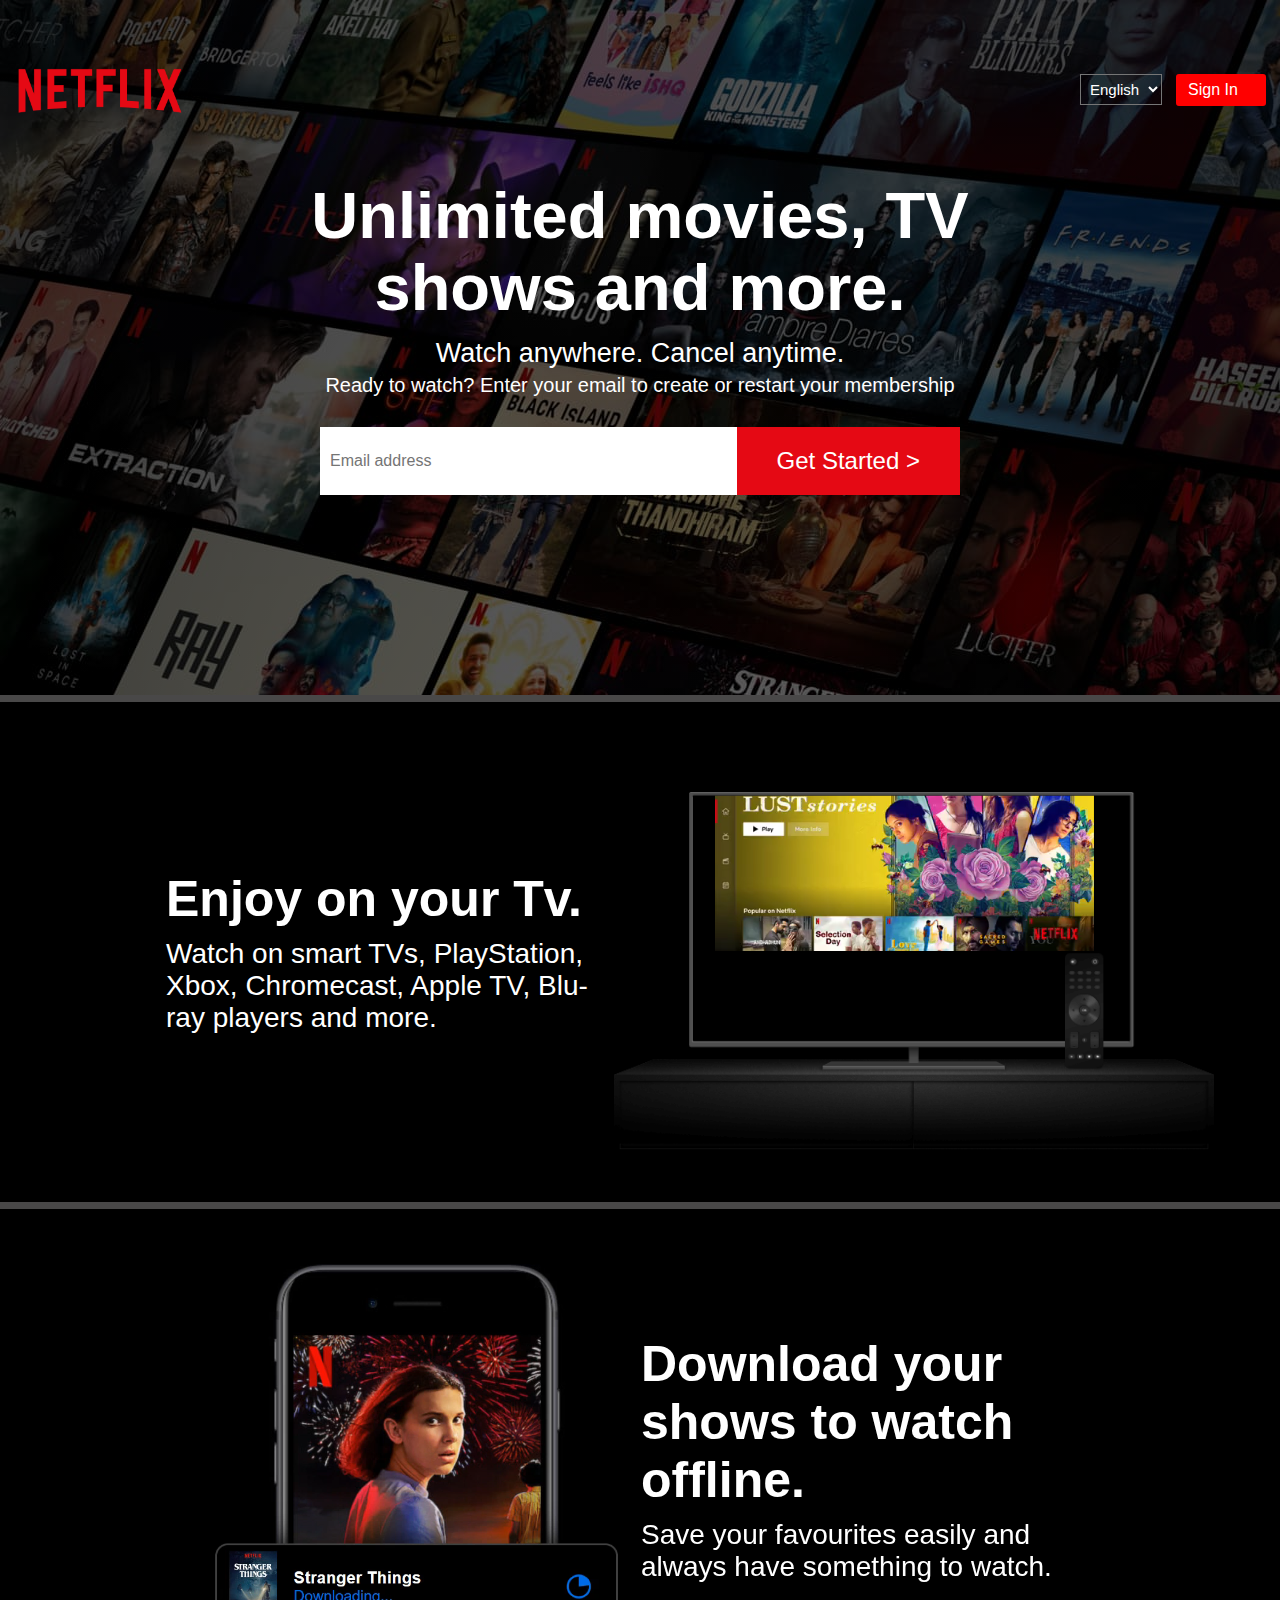
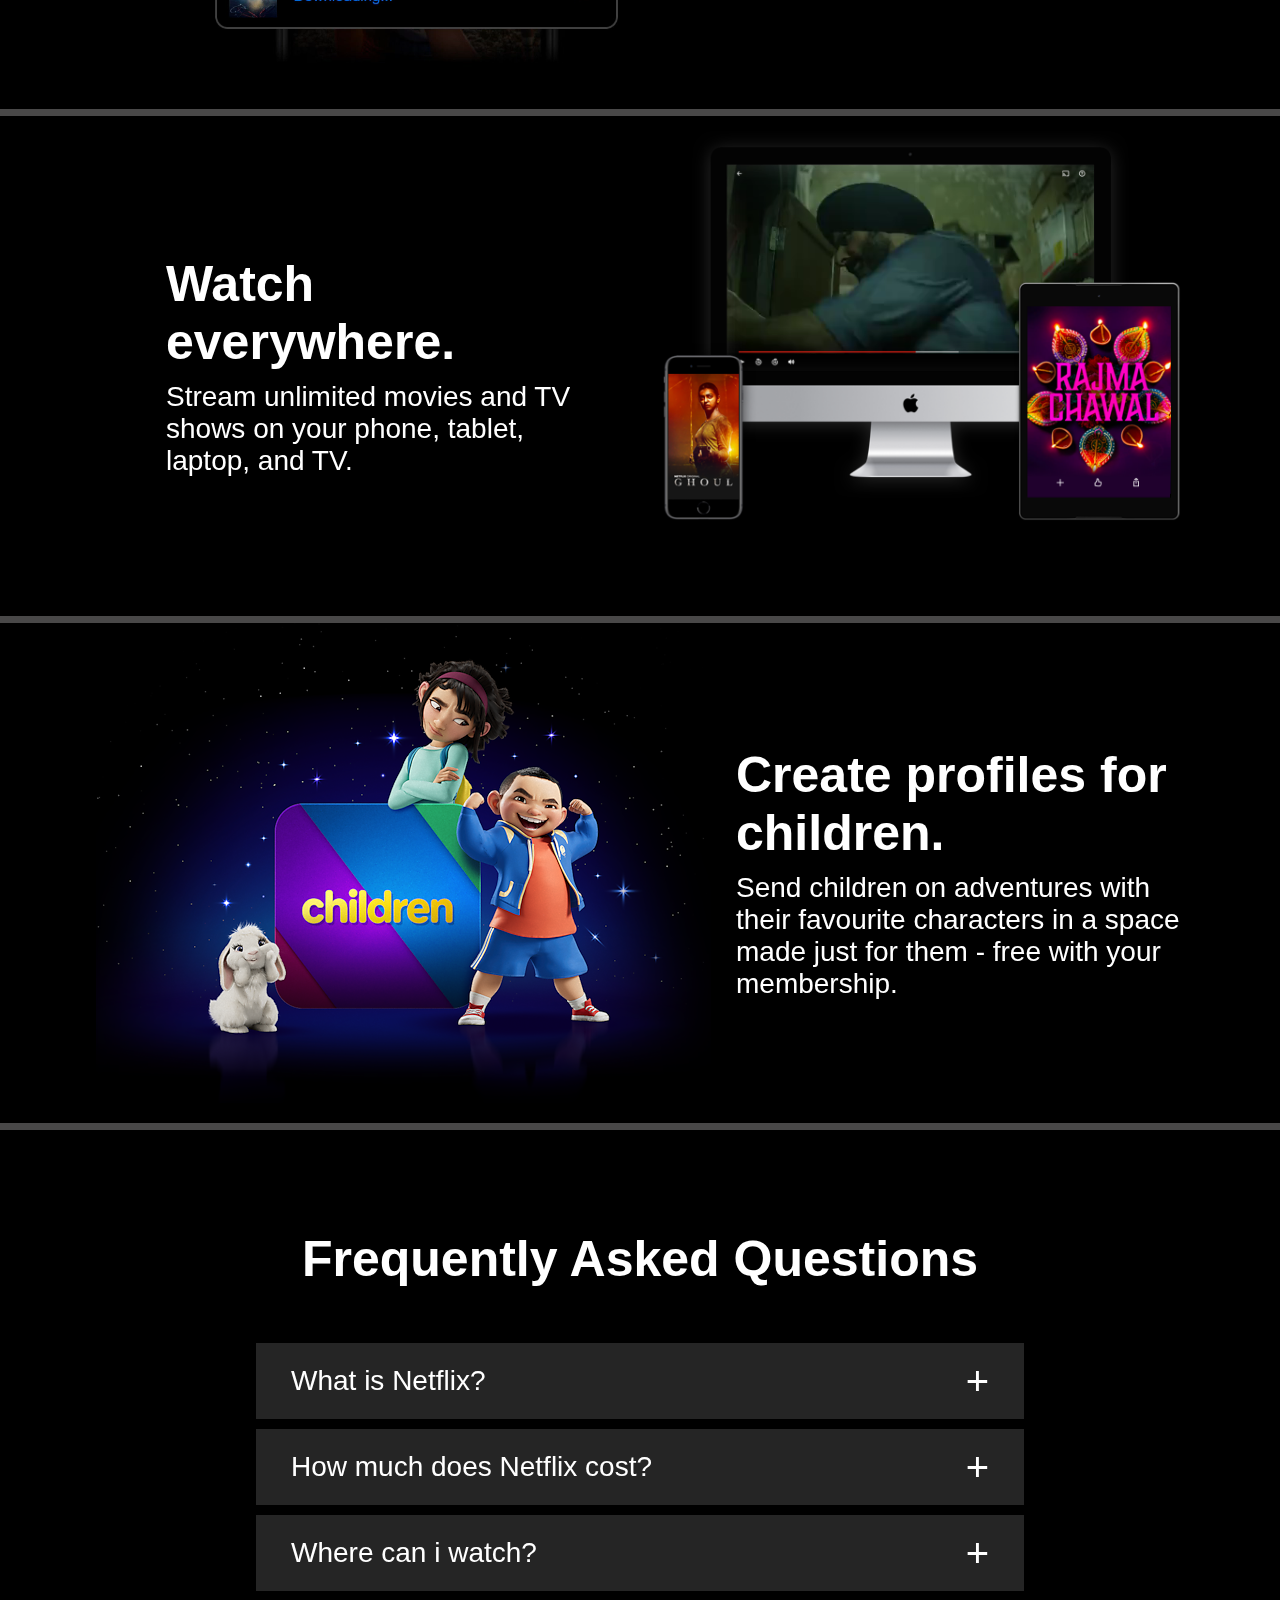
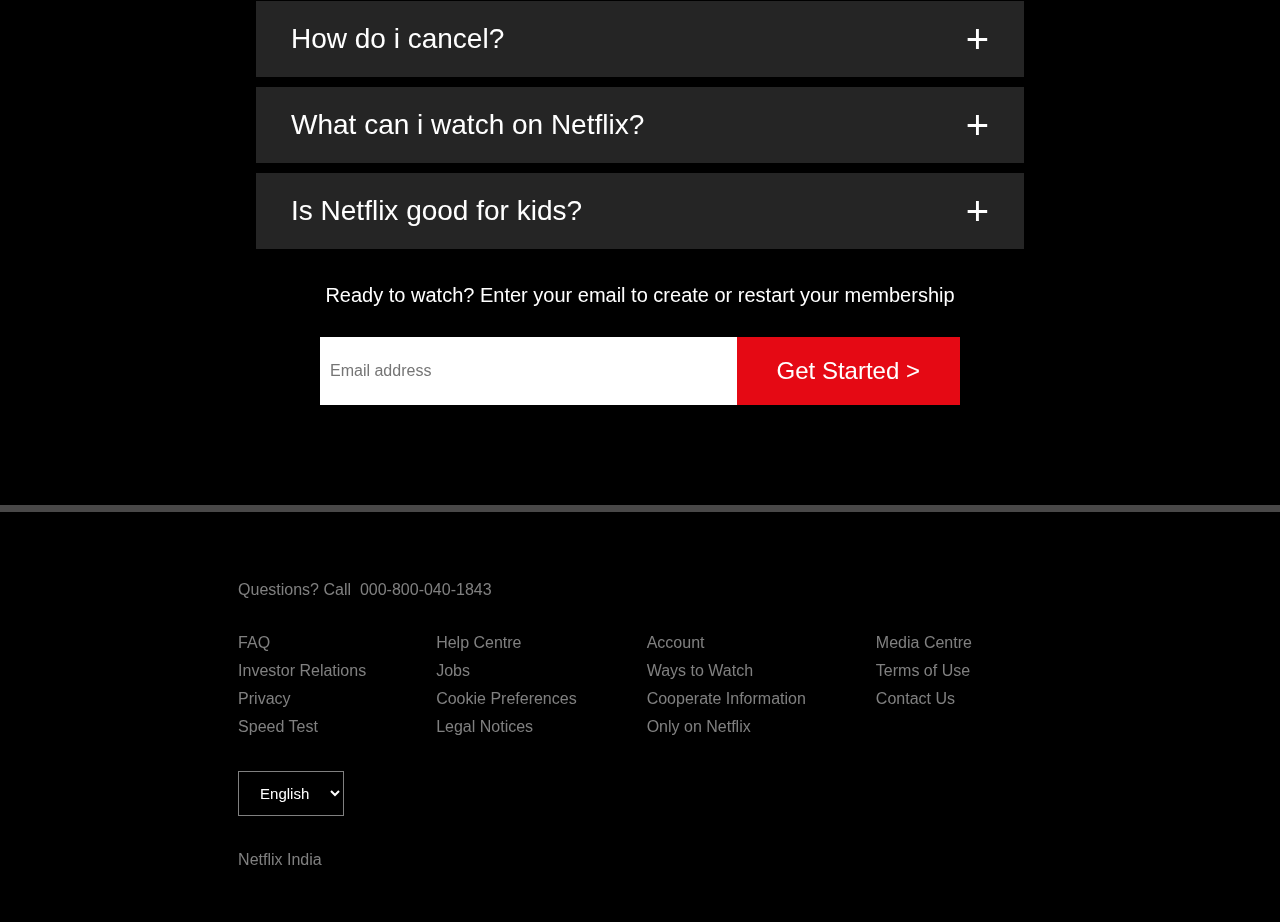
<file: index.html>
<!DOCTYPE html>
<html lang="en">
<head>
    <meta charset="UTF-8">
    <meta http-equiv="X-UA-Compatible" content="IE=edge">
    <meta name="viewport" content="width=device-width, initial-scale=1.0">
    <link rel="shortcut icon" href="Favicon logo.png" type="image/x-icon">
    <title>Netflix India - Watch TV Shows Online, Watch Movies Online</title>
    <link rel="stylesheet" href="index1.css">
</head>
<style>

   
</style>
<body>
    <div class="body">
        <nav class="navbar">
            <div class="logo">
                <!--  -->
                <a href="index1.html">
                <img src="logo.png" alt="netflix-logo">
                </a>

            </div>
            
    <div class="signinandlanguage">
        <div class="languagesection"> 
            <select name="languagesection" id="lang-enghindi">
                <option value="English">English</option>
                <option value="Hindi">Hindi</option>
            </select>
        </div>

        <!--  -->
        <a href="sign-in-page.html" class="btn-signin">Sign In</a>

        
    </div>
        </nav>


        <div class="section-1">
            <div class="main-container">
                <h1 class="first-heading">Unlimited movies, TV <br>shows and more.</h1>
                <h2 class="second-heading">Watch anywhere. Cancel anytime.</h2>
                <p class="third-heading">Ready to watch? Enter your email to create or restart your membership</p>
            </div>
            <div class="email-container">
                <input class= "input-email" type="email" name="" id="" placeholder="Email address">
                <div class="btn-getstarted">Get Started ></div>
            </div>
        </div>
    </div>


    <div class="section-2">
        <div class="container-2 ">
            <div class="greytopborder"></div>
            <div class="subblackcontainer-2  firstcontainers2">
                <div class="blackcontainer-text">
                    <h1>Enjoy on your Tv.</h1>
                    <p>Watch on smart TVs, PlayStation, Xbox, Chromecast, Apple TV, Blu-ray players and more. </p>
                </div>
                <div class="blackcontainer-media">
                    <div class="livetv-animation">
                        <img src="TV.png" alt="">
                        <video src="video-tv-1.m4v" muted loop autoplay></video>
                    </div>
                </div>
            </div>
        </div>
        <div class="container-2 ">
            <div class="greytopborder"></div>
            <div class="subblackcontainer-2  secondcontainers2">
                <div class="blackcontainer-media">
                    <video src="video-strangerthings.m4v" loop autoplay width="450px" style="padding-top:50px;" class="strangerthingsvideo"></video>
                </div>
                <div class="blackcontainer-text">
                    <h1>Download your shows to watch offline.
                    </h1>
                    <p>
                        Save your favourites easily and always have something to watch.
                    </p>
                </div>
            </div>
        </div>
        <div class="container-2">
            <div class="greytopborder"></div>
            <div class="subblackcontainer-2  thirdcontainers2">
                <div class="blackcontainer-text">
                    <h1>Watch everywhere.</h1>
                    <p>Stream unlimited movies and TV shows on your phone, tablet, laptop, and TV.</p>
                </div>
                <div class="blackcontainer-media">
                    <div class="livetv-animation">
                    <img src="device-pile-in.png" alt="">
                    <video src="video-devices-in.m4v" loop autoplay class="sacredgames"></video>
                </div>
                </div>
            </div>
        </div>
        <div class="container-2">
            <div class="greytopborder"></div>
            <div class="subblackcontainer-2 fourthcontainers2">
                <div class="blackcontainer-media">
                    <img src="Kids.png" alt="" class="kidsimage">
                </div>
                <div class="blackcontainer-text">
                    <h1>Create profiles for children.</h1>
                    <p>
                        Send children on adventures with their favourite characters in a space made just for them - free with your membership.
                    </p>
                </div>
            </div>
        </div>
        <div class="greytopborder"></div>
    </div>



    <div class="faq_section">
        <h1 class="faq-heading">Frequently Asked Questions</h1>
        <div class="greybox">
            <div class="greyboxin">
                <h1>What is Netflix?</h1>
                <button onclick="showorhide1()" id="plus_btn_1" class="plus_btn">+</button>
            </div>
            <div id="greyboxout_1" class="greyboxout">
                <hr>
                <p>
                    Netflix is a streaming service that offers a wide variety of award-winning TV shows, movies, anime, documentaries and more – on thousands of internet-connected devices.
                    <br><br>
                    You can watch as much as you want, whenever you want, without a single ad – all for one low monthly price. There's always something new to discover, and new TV shows and movies are added every week!
                </p>
            </div>
        </div>

        <div class="greybox">
            <div class="greyboxin">
                <h1>How much does Netflix cost?</h1>
                <button onclick="showorhide2()" id="plus_btn_2" class="plus_btn">+</button>
            </div>
            <div id="greyboxout_2" class="greyboxout">
                <hr>
                <p>
                    Watch Netflix on your smartphone, tablet, Smart TV, laptop, or streaming device, all for one fixed monthly fee. Plans range from ₹ 199 to ₹ 799 a month. No extra costs, no contracts.
                </p>
            </div>
        </div>

        <div class="greybox">
            <div class="greyboxin">
                <h1>Where can i watch?</h1>
                <button onclick="showorhide3()" id="plus_btn_3" class="plus_btn">+</button>
            </div>
            <div id="greyboxout_3" class="greyboxout">
                <hr>
                <p>
                    Netflix has an extensive library of feature films, documentaries, TV shows, anime, award-winning Netflix originals, and more. Watch as much as you want, anytime you want.
                </p>
            </div>
        </div>
        <div class="greybox">
            <div class="greyboxin">
                <h1>How do i cancel?</h1>
                <button onclick="showorhide4()" id="plus_btn_4" class="plus_btn">+</button>
            </div>
            <div id="greyboxout_4" class="greyboxout">
                <hr>
                <p>
                    Netflix is flexible. There are no annoying contracts and no commitments. You can easily cancel your account online in two clicks. There are no cancellation fees – start or stop your account anytime.
                </p>
            </div>
        </div>
        <div class="greybox">
            <div class="greyboxin">
                <h1>What can i watch on Netflix?</h1>
                <button onclick="showorhide5()" id="plus_btn_5" class="plus_btn">+</button>
            </div>
            <div id="greyboxout_5" class="greyboxout">
                <hr>
                <p>
                    The Netflix Kids experience is included in your membership to give parents control while kids enjoy family-friendly TV shows and films in their own space.<br><br>

                    Kids profiles come with PIN-protected parental controls that let you restrict the maturity rating of content kids can watch and block specific titles you don’t want kids to see.
                </p>
            </div>
        </div>
        <div class="greybox">
            <div class="greyboxin">
                <h1>Is Netflix good for kids?</h1>
                <button onclick="showorhide6()" id="plus_btn_6" class="plus_btn">+</button>
            </div>
            <div id="greyboxout_6" class="greyboxout">
                <hr>
                <p>
                    The Netflix Kids experience is included in your membership to give parents control while kids enjoy family-friendly TV shows and films in their own space.<br><br>

                    Kids profiles come with PIN-protected parental controls that let you restrict the maturity rating of content kids can watch and block specific titles you don’t want kids to see.
                </p>
            </div>
        </div>
    </div>

    <div class="bottom-email-container">
        <p class="third-heading">Ready to watch? Enter your email to create or restart your membership</p>
        <div class="email-container" style="margin-bottom: 100px;">
            <input class= "input-email" type="email" name="" id="" placeholder="Email address">
            <div class="btn-getstarted">Get Started ></div>
        </div>
        <div class="greytopborder"></div>
    </div>

    <footer>

        <div class="footerfull">
            <div class="footer-section">
                <p style="text-align: left;">Questions? Call &nbsp;<div class="call"><a href="#">000-800-040-1843</a></div></p>
            </div>
            <div class="footer-section">
                <div class="footer-section-2-column">
                    <p><a href="#">FAQ</a></p>
                    <p><a href="#">Investor Relations</a></p>
                    <p><a href="#">Privacy</a></p>
                    <p><a href="#">Speed Test</a></p>
                </div>
                <div class="footer-section-2-column">
                    <p><a href="#">Help Centre</a></p>
                    <p><a href="#">Jobs</a></p>
                    <p><a href="#">Cookie Preferences</a></p>
                    <p><a href="#">Legal Notices</a></p>
                </div>
                <div class="footer-section-2-column">
                    <p><a href="#">Account</a></p>
                    <p><a href="#">Ways to Watch</a></p>
                    <p><a href="#">Cooperate Information</a></p>
                    <p><a href="#">Only on Netflix</a></p>
                </div>
                <div class="footer-section-2-column">
                    <p><a href="#">Media Centre</a></p>
                    <p><a href="#">Terms of Use</a></p>
                    <p><a href="#">Contact Us</a></p>
                </div>
            </div>

            <div class="footer-section">
                <div class="signinandlanguage">
                    <div class="languagesection"> 
                        <select name="languagesection" id="lang-enghindi-1">
                            <option value="English">English</option>
                            <option value="Hindi">Hindi</option>
                        </select>
                    </div>
                </div>
            </div>


            <div class="footer-section">
                <div class="footer-section-2-column">
                    <p><a href="#">Netflix India</a></p>
                </div>
            </div>
        </div>
    </footer>
</body>

<script>

    var a =1;
    function showorhide1(){
        if(a==1){
            document.getElementById("greyboxout_1").style.display ="flex";
            document.getElementById("plus_btn_1").style.transform ='rotate(45deg)';
            
            return a=0;
            
        }
        else{
            document.getElementById("greyboxout_1").style.display ="none";
            document.getElementById("plus_btn_1").style.transform ='rotate(90deg)';
            return a=1;   
        }
    }

    function showorhide2(){
        if(a==1){
            document.getElementById("greyboxout_2").style.display ="flex";
            document.getElementById("plus_btn_2").style.transform ='rotate(45deg)';

            return a=0;           
        }
        
        else{
            document.getElementById("greyboxout_2").style.display ="none";
            document.getElementById("plus_btn_2").style.transform ='rotate(90deg)';

            return a=1;   
        }
    }
    function showorhide3(){
        if(a==1){
            document.getElementById("greyboxout_3").style.display ="flex";
            document.getElementById("plus_btn_3").style.transform ='rotate(45deg)';

            return a=0;           
        }
        
        else{
            document.getElementById("greyboxout_3").style.display ="none";
            document.getElementById("plus_btn_3").style.transform ='rotate(90deg)';

            return a=1;   
        }

    }
        function showorhide4(){
        if(a==1){
            document.getElementById("greyboxout_4").style.display ="flex";
            document.getElementById("plus_btn_4").style.transform ='rotate(45deg)';

            return a=0;           
        }
        
        else{
            document.getElementById("greyboxout_4").style.display ="none";
            document.getElementById("plus_btn_4").style.transform ='rotate(90deg)';

            return a=1;   
        }

        }
        function showorhide5(){
        if(a==1){
            document.getElementById("greyboxout_5").style.display ="flex";
            document.getElementById("plus_btn_5").style.transform ='rotate(45deg)';

            return a=0;           
        }
        
        else{
            document.getElementById("greyboxout_5").style.display ="none";
            document.getElementById("plus_btn_5").style.transform ='rotate(90deg)';

            return a=1;   
        }
    }

    function showorhide6(){
        if(a==1){
            document.getElementById("greyboxout_6").style.display ="flex";
            document.getElementById("plus_btn_6").style.transform ='rotate(45deg)';

            return a=0;           
        }
        
        else{
            document.getElementById("greyboxout_6").style.display ="none";
            document.getElementById("plus_btn_6").style.transform ='rotate(90deg)';

            return a=1;   
        }
    }
</script>
</html>
</file>
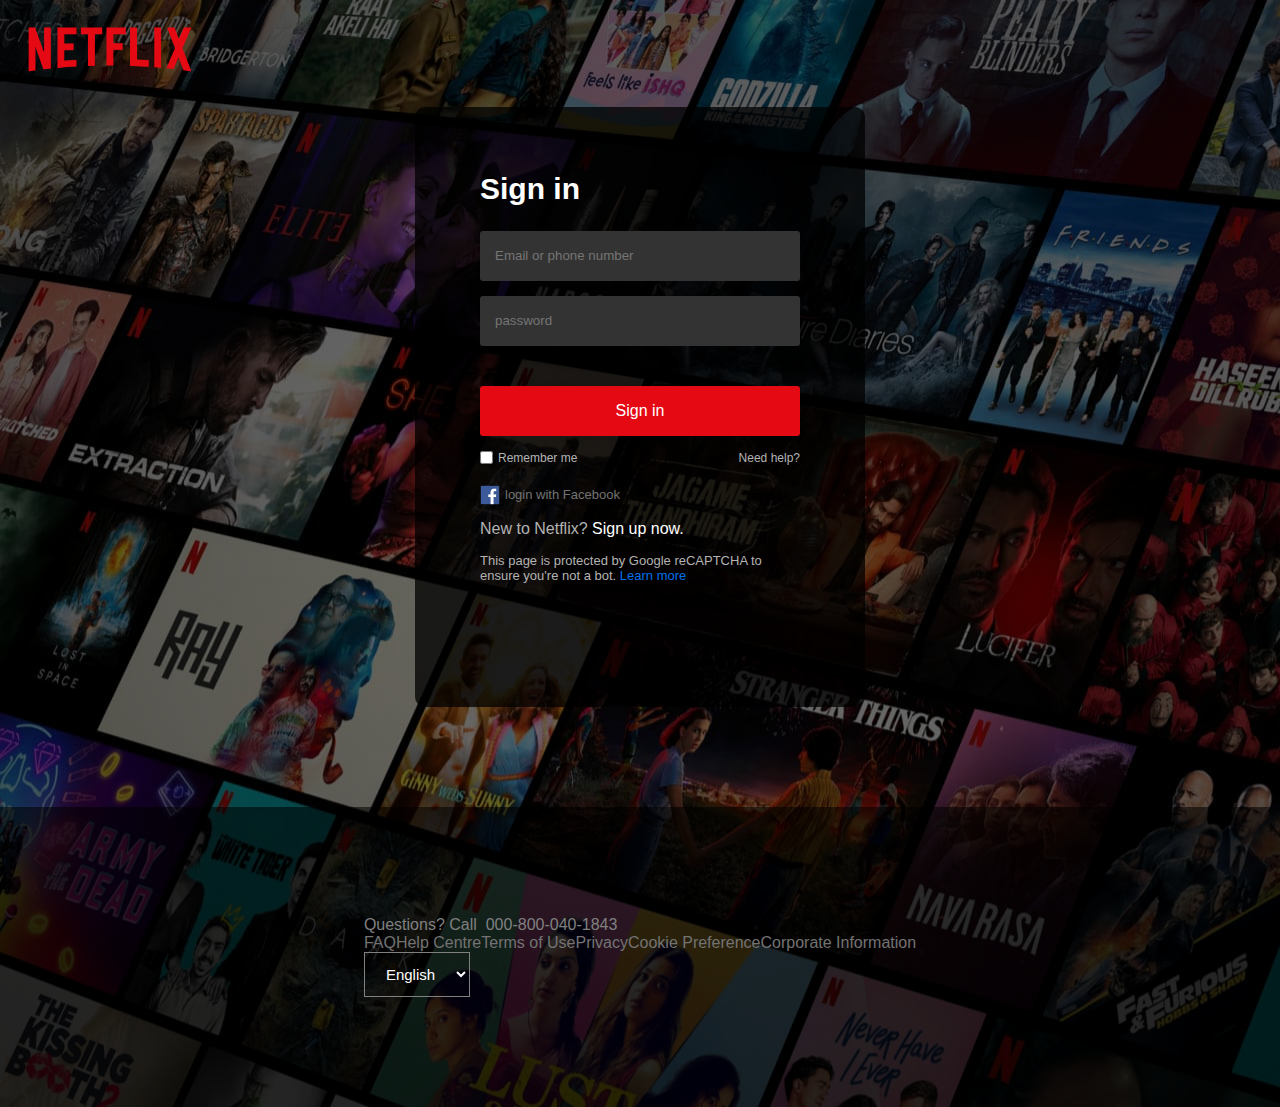
<file: sign-in-page copy.html>
<!DOCTYPE html>
<html lang="en">
<head>
    <meta charset="UTF-8">
    <meta http-equiv="X-UA-Compatible" content="IE=edge">
    <meta name="viewport" content="width=device-width, initial-scale=1.0">
    <title>Netflix</title>
</head>
<style>
    *{
        margin: 0;
        padding: 0;
        font-family: Arial, Helvetica, sans-serif;

    }
    .body{
        background-image: radial-gradient(rgba(0,0,0,0.4), rgba(0,0,0,0.6)), url(1img.jpg);
    }
    .header{
        /*  */
        /* padding: 20px 0px; */


        /* position: relative; */


        width: 100%;
    }


    .logo img{
        /*  */
        width: 200px;
        margin-top: -10px;
        margin-left: 10px;
    }


    /*  */
    .signinsection{
        display: flex;
          width: 100%;
          align-items: center;
          justify-content: center;
    }


    .sign-in-box{
        position: relative;

        /*  */
        height: 600px;


        width: 450px;

        /*  */
        padding: 65px;
        /* margin-left: 35%; */
    

        background: rgba(0,0, 0, 0.75);
        border-radius: 10px;
        box-sizing: border-box;
    }
    .sign-in-box h2{
        font-size: 30px;
        color: white;
        margin-top: 0px;
        margin-bottom: 25px;

    }
    .sign-in-form input{
        height: 50px;
        width: 100%;
        color: white;
        background-color: #333;
        box-sizing: border-box;
        padding-left: 15px;

        /*  */
        /* outline: none; */
        border-radius: 3px;
        border: none;

    }
    .sign-in-form{
        margin-bottom: 15px;
    }
    .sign-in-button{
        height: 50px;
        color: white;
        width: 100%;
        background-color: #e50914;
        border-radius: 3px;
        font-size: 16px;
        display: flex;
        justify-content: center;
        flex-direction: column;
        margin-top: 40px;
        margin-bottom: 15px;
        text-align: center;
    
    }
    .support{
        display: flex;
        color: #b3b3b3;
        justify-content: space-between;
        font-size: 12px;

        /*  */
        margin-bottom: 20px;
    }
    .remember{
        display: flex;
        align-items: center;
        margin-right: 10px;
    
    }
    .remember input{
        margin-right: 5px;
    }
    .need-help a{
        text-decoration: none;
        color: #b3b3b3;
    }
    .need-help a:hover{
        text-decoration: underline;
    }
    .login-section{
        color: #b3b3b3;
    }
    .login-facebook{
        display: flex;
        align-items: center;
        width: 100%;
        color: #737373;
        margin-bottom: 15px;

    }
    .login-facebook img{
        width: 20px;
        height: 20px;
    }
    .login-facebook a{
        text-decoration: none;
        color: #737373;
        margin-left: 5px;
        font-size: 13px;
    }
    a{
        text-decoration: none;
    }
    .sign-up{
        font-size: 16px;
        margin-bottom: 15px;
    }
    .sign-up a{
        color: white;
    }
    .sign-up a:hover {
        text-decoration: underline;
    }
    .terms-conditons{
        font-size: 13px;
    }
    .terms-conditons a{
        color: #0071eb ;

    }
    .terms-conditons a:hover{
        text-decoration: underline;
    }


/*  */
    /* footer section */
footer{
    

    /*  */
    /* width: 100%; */
    height: 300px;
    background-color: rgba(0, 0, 0, 0.555); 

    display: flex;
    align-items: center;
    justify-content: center;

    /*  */
    margin-top: 100px;
}

.footer-section{
    color: grey;
    font-family: -apple-system, BlinkMacSystemFont, 'Segoe UI', Roboto, Oxygen, Ubuntu, Cantarell, 'Open Sans', 'Helvetica Neue', sans-serif;
    display: flex;

    flex-direction: row;
}

.footer-section-2-column{
    padding: 30px 0px;
    padding-right: 70px;
}

.footer-section-2-column p{
    padding: 5px 0px;
}

.footer-section-2-column p a, .footer-section a{
    text-decoration: none;
    color: grey;
}

.call{
    text-decoration: none;
}

.call :hover{
    text-decoration: underline;
    color: grey;
}



.signinandlanguage{
    width: 200px;
    display: flex;
    flex-direction: row;
}


#lang-enghindi-1{
    font-family: -apple-system, BlinkMacSystemFont, 'Segoe UI', Roboto, Oxygen, Ubuntu, Cantarell, 'Open Sans', 'Helvetica Neue', sans-serif;
    font-size: 15px;
    padding: 12px 17px;
    background-color: rgba(0, 0, 0, 0);
    color: white;
    border: 1px solid grey;
}

#lang-enghindi-1 option{
    font-family: -apple-system, BlinkMacSystemFont, 'Segoe UI', Roboto, Oxygen, Ubuntu, Cantarell, 'Open Sans', 'Helvetica Neue', sans-serif;
    color: white;
    background-color: black;
    font-size: 15px;
    padding: 10x;
}

.footer-section-1{
    display: flex;
    flex-direction: row;
    width: 100%;
    justify-content: space-evenly;
}
.footer-section-1 a{
    text-decoration: none;
    color: #737373;
    
}

@media (max-width: 740px) {
    .body{
        background-image: none;
        background-color: black;
    }

    .logo img {
    width: 215px;
    margin-top: -20px;
    margin-left: 0px;
}

.sign-in-box {
    height: 520px;
    width: 95%;
    padding: 0px;    
    background: none;
    border-radius: 10px;
    box-sizing: border-box;
}


.login-section {
    padding-top: 20px;
}

.greyline{
    width: 100%;
    background-color: #333;
    height: 2px;
}

footer{
    margin-top: 0px;
    margin: 0px 5px;
}

.footer-section-2-column {
    padding-right: 30px;
}

.footer-section-2-column p a, .footer-section a {
    text-decoration: none;
    color: grey;
    font-size: 15px;
}

.footer-section-2-column p a:hover{
    text-decoration: underline;
    
}
}


@media (max-width:540px) {
    .footer-section-2-column p a{
    font-size: 13px;
   
} 

.footer-section-2-column {
    padding-right: 20px;
}
}

</style>
<body>
    <div class="body">
        <header class="header">
            <div class="logo">
                <!--  -->
                <a href="index1.html">
                <img src="logo.png" alt="netflix-logo">
                </a>

            </div>
        </header>


        <div class="signinsection">
            <div class="sign-in-box">
                <h2>Sign in</h2>
                <form>
                    <div class="sign-in-form">
                        <input type="text" placeholder="Email or phone number" required>
                    </div>
                    <div class="sign-in-form">
                        <input type="text" placeholder="password" required>
                    </div>
                    <div class="sign-in-button">
                        Sign in
                    </div>
                    <div class="support">
                        <div class="remember">
                            <input type="checkbox">
                            Remember me 
                        </div>
                        <div class="need-help">
                            <a href="">
                                Need help?
                            </a>
                        </div>
                    </div>
                    <div class="login-section">
                        <div class="login-facebook">
                            <img src="R.png" alt="Facebook">
                            <a href="#">
                                login with Facebook
                            </a>
    
                        </div>
                        <div class="sign-up">
                            <p>New to Netflix? <a href="#">Sign up now.</a></p>
                        </div>
                        <div class="terms-conditons">
                            <p>This page is protected by Google reCAPTCHA to ensure you're not a bot. <a href="#">Learn more</a></p>
                        </div>
                    </div>
                </form>
            </div>
        </div>
    
        <div class="greyline"></div>
<!--  -->
    <footer>

        <div class="footerfull">
            <div class="footer-section">
                <p style="text-align: left;">Questions? Call &nbsp;<div class="call"><a href="#">000-800-040-1843</a></div></p>
            </div>
            
            <div class="footer-section-1">
                <a href="#">FAQ</a>
                <a href="#">Help Centre</a>
                <a href="#">Terms of Use</a>
                <a href="#">Privacy</a>
                <a href="#">Cookie Preference</a>
                <a href="#">Corporate Information</a>
            </div>

            <div class="footer-section">
                <div class="signinandlanguage">
                    <div class="languagesection"> 
                        <select name="languagesection" id="lang-enghindi-1">
                            <option value="English">English</option>
                            <option value="Hindi">Hindi</option>
                        </select>
                    </div>
                </div>
            </div>

        </div>
    </footer>

</div>
</body>
</html>
</file>
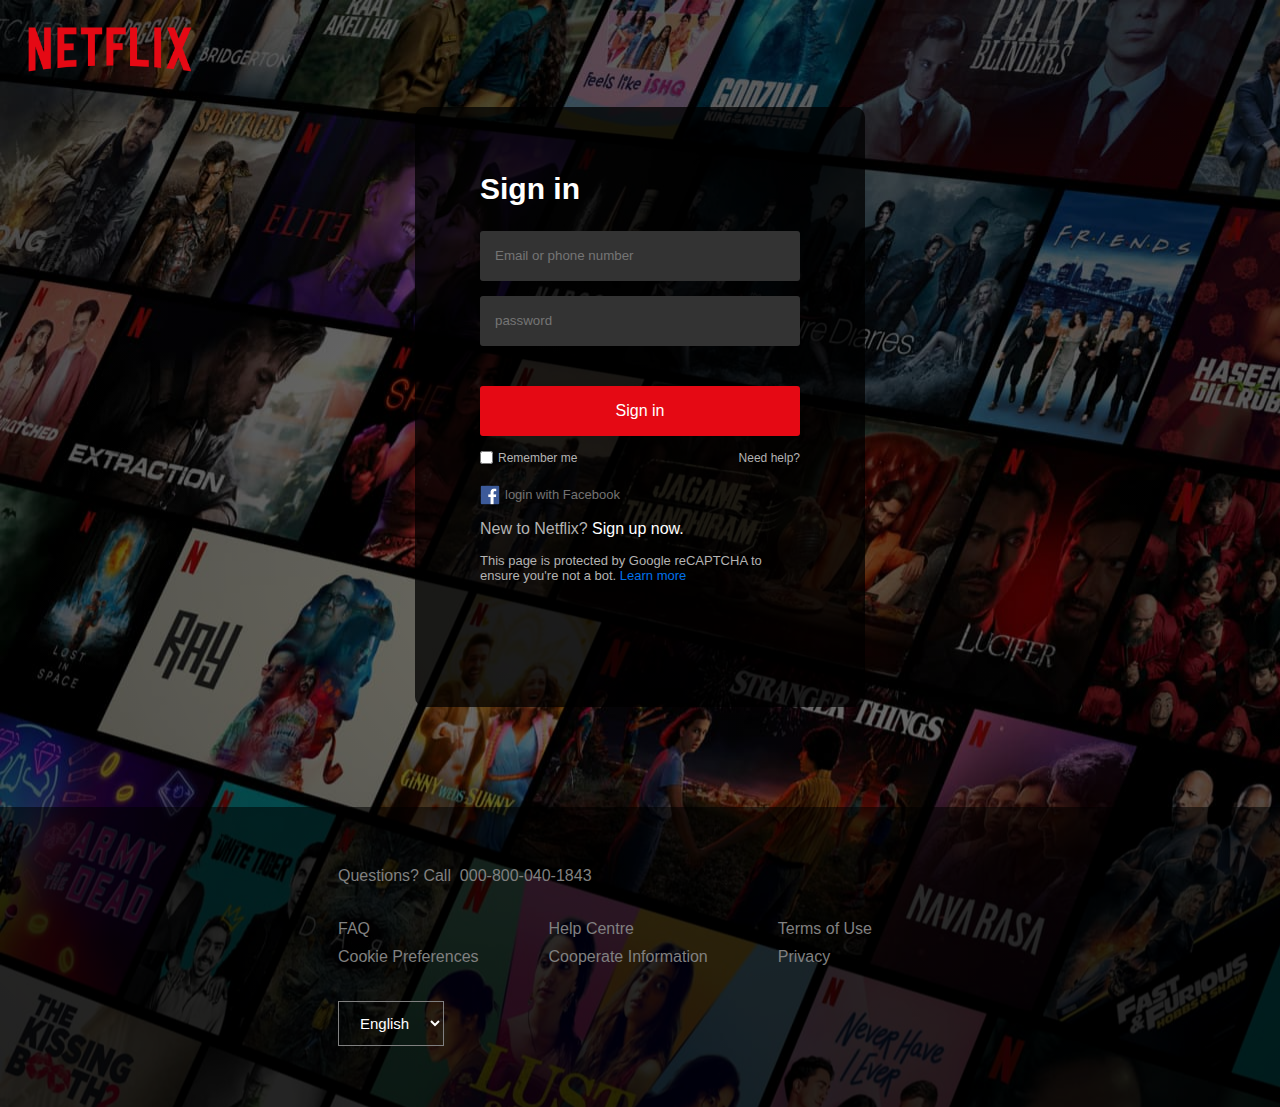
<file: sign-in-page.html>
<!DOCTYPE html>
<html lang="en">
<head>
    <meta charset="UTF-8">
    <meta http-equiv="X-UA-Compatible" content="IE=edge">
    <meta name="viewport" content="width=device-width, initial-scale=1.0">
    <title>Netflix</title>
</head>
<style>
    *{
        margin: 0;
        padding: 0;
        font-family: Arial, Helvetica, sans-serif;

    }
    .body{
        background-image: radial-gradient(rgba(0,0,0,0.4), rgba(0,0,0,0.6)), url(1img.jpg);
    }
    .header{
        /*  */
        /* padding: 20px 0px; */


        /* position: relative; */


        width: 100%;
    }


    .logo img{
        /*  */
        width: 200px;
        margin-top: -10px;
        margin-left: 10px;
    }


    /*  */
    .signinsection{
        display: flex;
          width: 100%;
          align-items: center;
          justify-content: center;
    }


    .sign-in-box{
        position: relative;

        /*  */
        height: 600px;


        width: 450px;

        /*  */
        padding: 65px;
        /* margin-left: 35%; */
    

        background: rgba(0,0, 0, 0.75);
        border-radius: 10px;
        box-sizing: border-box;
    }
    .sign-in-box h2{
        font-size: 30px;
        color: white;
        margin-top: 0px;
        margin-bottom: 25px;

    }
    .sign-in-form input{
        height: 50px;
        width: 100%;
        color: white;
        background-color: #333;
        box-sizing: border-box;
        padding-left: 15px;

        /*  */
        /* outline: none; */
        border-radius: 3px;
        border: none;

    }
    .sign-in-form{
        margin-bottom: 15px;
    }
    .sign-in-button{
        height: 50px;
        color: white;
        width: 100%;
        background-color: #e50914;
        border-radius: 3px;
        font-size: 16px;
        display: flex;
        justify-content: center;
        flex-direction: column;
        margin-top: 40px;
        margin-bottom: 15px;
        text-align: center;
    
    }
    .support{
        display: flex;
        color: #b3b3b3;
        justify-content: space-between;
        font-size: 12px;

        /*  */
        margin-bottom: 20px;
    }
    .remember{
        display: flex;
        align-items: center;
        margin-right: 10px;
    
    }
    .remember input{
        margin-right: 5px;
    }
    .need-help a{
        text-decoration: none;
        color: #b3b3b3;
    }
    .need-help a:hover{
        text-decoration: underline;
    }
    .login-section{
        color: #b3b3b3;
    }
    .login-facebook{
        display: flex;
        align-items: center;
        width: 100%;
        color: #737373;
        margin-bottom: 15px;

    }
    .login-facebook img{
        width: 20px;
        height: 20px;
    }
    .login-facebook a{
        text-decoration: none;
        color: #737373;
        margin-left: 5px;
        font-size: 13px;
    }
    a{
        text-decoration: none;
    }
    .sign-up{
        font-size: 16px;
        margin-bottom: 15px;
    }
    .sign-up a{
        color: white;
    }
    .sign-up a:hover {
        text-decoration: underline;
    }
    .terms-conditons{
        font-size: 13px;
    }
    .terms-conditons a{
        color: #0071eb ;

    }
    .terms-conditons a:hover{
        text-decoration: underline;
    }


/*  */
    /* footer section */
footer{
    

    /*  */
    /* width: 100%; */
    height: 300px;
    background-color: rgba(0, 0, 0, 0.555); 

    display: flex;
    align-items: center;
    justify-content: center;

    /*  */
    margin-top: 100px;
}

.footer-section{
    color: grey;
    font-family: -apple-system, BlinkMacSystemFont, 'Segoe UI', Roboto, Oxygen, Ubuntu, Cantarell, 'Open Sans', 'Helvetica Neue', sans-serif;
    display: flex;

    flex-direction: row;
}

.footer-section-1{
    color: #737373;
    font-family: -apple-system, BlinkMacSystemFont, 'Segoe UI', Roboto, Oxygen, Ubuntu, Cantarell, 'Open Sans', 'Helvetica Neue', sans-serif;
    display: flex;
    flex-direction: row;
}

.footer-section-2-column{
    padding: 30px 0px;
    padding-right: 70px;
}

.footer-section-2-column p{
    padding: 5px 0px;
}

.footer-section-2-column p a, .footer-section a{
    text-decoration: none;
    color: grey;
}

.call{
    text-decoration: none;
}

.call :hover{
    text-decoration: underline;
    color: grey;
}



.signinandlanguage{
    width: 200px;
    display: flex;
    flex-direction: row;
}


#lang-enghindi-1{
    font-family: -apple-system, BlinkMacSystemFont, 'Segoe UI', Roboto, Oxygen, Ubuntu, Cantarell, 'Open Sans', 'Helvetica Neue', sans-serif;
    font-size: 15px;
    padding: 12px 17px;
    background-color: rgba(0, 0, 0, 0);
    color: white;
    border: 1px solid grey;
}

#lang-enghindi-1 option{
    font-family: -apple-system, BlinkMacSystemFont, 'Segoe UI', Roboto, Oxygen, Ubuntu, Cantarell, 'Open Sans', 'Helvetica Neue', sans-serif;
    color: white;
    background-color: black;
    font-size: 15px;
    padding: 10x;
}


@media (max-width: 740px) {
    .body{
        background-image: none;
        background-color: black;
    }

    .logo img {
    width: 215px;
    margin-top: -20px;
    margin-left: 0px;
}

.sign-in-box {
    height: 520px;
    width: 95%;
    padding: 0px;    
    background: none;
    border-radius: 10px;
    box-sizing: border-box;
}


.login-section {
    padding-top: 20px;
}

.greyline{
    width: 100%;
    background-color: #333;
    height: 2px;
}

footer{
    margin-top: 0px;
    margin: 0px 5px;
}

.footer-section-2-column {
    padding-right: 30px;
}

.footer-section-2-column p a, .footer-section a {
    text-decoration: none;
    color: grey;
    font-size: 15px;
}

.footer-section-2-column p a:hover{
    text-decoration: underline;
    
}
}


@media (max-width:540px) {
    .footer-section-2-column p a{
    font-size: 13px;
   
} 

.footer-section-2-column {
    padding-right: 20px;
}
}


@media (max-width:500px) {
    .footer-section-1{
        flex-direction: column;
    }
    .footer-section-2-column{
        padding: 5px 0px;
    }
}
</style>
<body>
    <div class="body">
        <header class="header">
            <div class="logo">
                <!--  -->
                <a href="index1.html">
                <img src="logo.png" alt="netflix-logo">
                </a>

            </div>
        </header>

       <!--  -->
        <div class="signinsection">

            <div class="sign-in-box">
                <h2>Sign in</h2>
                <form>
                    <div class="sign-in-form">
                        <input type="text" placeholder="Email or phone number" required>
                    </div>
                    <div class="sign-in-form">
                        <input type="text" placeholder="password" required>
                    </div>
                    <div class="sign-in-button">
                        Sign in
                    </div>
                    <div class="support">
                        <div class="remember">
                            <input type="checkbox">
                            Remember me 
                        </div>
                        <div class="need-help">
                            <a href="">
                                Need help?
                            </a>
                        </div>
                    </div>
                    <div class="login-section">
                        <div class="login-facebook">
                            <img src="R.png" alt="Facebook">
                            <a href="#">
                                login with Facebook
                            </a>
    
                        </div>
                        <div class="sign-up">
                            <p>New to Netflix? <a href="#">Sign up now.</a></p>
                        </div>
                        <div class="terms-conditons">
                            <p>This page is protected by Google reCAPTCHA to ensure you're not a bot. <a href="#">Learn more</a></p>
                        </div>
                    </div>
                </form>
            </div>

        <!--  -->
        </div>
        <div class="greyline"></div>


<!--  -->
    <footer>
        <div class="footerfull">
            <div class="footer-section">
                <p style="text-align: left;">Questions? Call &nbsp;
                    <div class="call"><a href="#">000-800-040-1843</a></div></p>
            </div>
            <div class="footer-section-1">
                <div class="footer-section-2-column">
                    <p><a href="#">FAQ</a></p>
                    <p><a href="#">Cookie Preferences</a></p>
                </div>

                <div class="footer-section-2-column">
                    <p><a href="#">Help Centre</a></p>
                    <p><a href="#">Cooperate Information</a></p>
                </div>

                <div class="footer-section-2-column">
                    <p><a href="#">Terms of Use</a></p>
                    <p><a href="#">Privacy</a></p>
                </div>
            </div>

            <div class="footer-section">
                <div class="signinandlanguage">
                    <div class="languagesection"> 
                        <select name="languagesection" id="lang-enghindi-1">
                            <option value="English">English</option>
                            <option value="Hindi">Hindi</option>
                        </select>
                    </div>
                </div>
            </div>

        </div>
    </footer>

</div>
</body>
</html>
</file>
<file: index1.css>
*{
    padding: 0;
    margin: 0;
}

body{
    background-image: radial-gradient(rgba(0,0,0,0.4), rgba(0,0,0,0.7)), url(1img.jpg);
}

.navbar{
width: 100%;
height: 20vh;
display: flex;
align-items: center;
justify-content: space-between;
}

.navbar img{

/*  */
width: 200px;
}


.signinandlanguage{
width: 200px;
display: flex;
flex-direction: row;
}
.btn-signin{
font-family: -apple-system, BlinkMacSystemFont, 'Segoe UI', Roboto, Oxygen, Ubuntu, Cantarell, 'Open Sans', 'Helvetica Neue', sans-serif;
position: relative;
padding: 5px 10px;
border: 2px solid red;
background-color: red;
color: white;
border-radius: 3px;


/*  */
margin:0px 14px;
width: 200px;


text-decoration: none;
}



#lang-enghindi{
font-family: -apple-system, BlinkMacSystemFont, 'Segoe UI', Roboto, Oxygen, Ubuntu, Cantarell, 'Open Sans', 'Helvetica Neue', sans-serif;
font-size: 15px;
padding: 5px;
background-color: rgba(0, 0, 0, 0);
color: white;
}
#lang-enghindi option{
font-family: -apple-system, BlinkMacSystemFont, 'Segoe UI', Roboto, Oxygen, Ubuntu, Cantarell, 'Open Sans', 'Helvetica Neue', sans-serif;
background-color: black;
color: white;
font-size: 15px;
padding: 10px;
}
.main-container{
color: white;
font-family: Arial, Helvetica, sans-serif;
}
.first-heading{
font-size: 65px;
margin-bottom: 15px;
line-height: 1.1em;

}
.second-heading{
font-size: 27px;
margin-bottom: 5px;
font-weight: 500;

}
.third-heading{
font-size: 20px;
padding-bottom: 30px;
}
.email-container{
width: 50%;
height: fit-content;
background-color: white;
flex-direction: row;
justify-content: space-between;
display: flex;
margin-bottom: 200px;
}
.bottom-email-container{
padding-top: 30px;
display: flex;
flex-direction: column;
background-color: black;
width: 100%;
align-items: center;
justify-content: center;
color: white;
font-family: -apple-system, BlinkMacSystemFont, 'Segoe UI', Roboto, Oxygen, Ubuntu, Cantarell, 'Open Sans', 'Helvetica Neue', sans-serif;

}

.input-email{
outline:none ;
border: none;
padding: 20px 10px;
font-size: 1em;
}


.btn-getstarted{
font-family: 'Netflix Sans','Helvetica Neue',Helvetica,Arial,sans-serif;
cursor: pointer;
height: fit-content;
padding: 20px 40px;
background-color: #e50914;
color: white;
font-size: 1.5em;
text-align: center;
}

.section-1{
display: flex;
flex-direction: column;
width: 100%;
align-items: center;
text-align: center;
}


/* section-2 */
.greytopborder{
width: 100%;
height: 7px;
background-color: rgb(73, 72, 72);
}

.subblackcontainer-2{
height: 500px;
width: 100%;
background-color: black;
display: flex;
flex-direction: row;
justify-content: center;
}

/* section-3 */
.faq_section{
display: flex;
flex-direction: column;
width: 100%;
align-items: center;
background-color: black;
color: white;
padding-top: 50px;
font-family: -apple-system, BlinkMacSystemFont, 'Segoe UI', Roboto, Oxygen, Ubuntu, Cantarell, 'Open Sans', 'Helvetica Neue', sans-serif;
}
.faq-heading{
font-size: 50px;
font-family: Arial, Helvetica, sans-serif;
padding: 50px;
}

.greybox{
display: flex;
width: 60%;
flex-direction: column;
background-color: rgb(37, 37, 37);
margin: 5px;
}

.greyboxin{
display: flex;
flex-direction: row;
justify-content: space-between;
margin: 8px 35px;
}
.greyboxin h1{
font-size: 28px;
font-weight: 500;
line-height: 60px;
}
.plus_btn{
color: white;
font-size: 40px;
background: none;
border:none;
}
.greyboxout{
display: none;
flex-direction: column;
}

.greyboxout hr{
width: 100%;
margin: 0px;
background-color: black;
border: 1px solid black;
}

.greyboxout p{
font-size: 25px;
margin: 20px 6px;
padding: 20px;
}
.blackcontainer-text{
color: white;
font-family: -apple-system, BlinkMacSystemFont, 'Segoe UI', Roboto, Oxygen, Ubuntu, Cantarell, 'Open Sans', 'Helvetica Neue', sans-serif;
display: flex;
flex-direction: column;
justify-content: center;
width: 35%;
align-items: center;

}
.blackcontainer-text h1{
font-size: 50px;
text-align: left;
width: 100%;
margin-bottom : 10px;

}
.blackcontainer-text p {
font-size: 28px;
text-align: left;
width: 100%;
}
.livetv-animation{
width: 500px;
}
.livetv-animation img{

z-index: 3;
width: 600px;
position: absolute;

}
.livetv-animation video{
padding: 80px;
z-index: 2;
position: absolute;
width: 450px;
}

/*  */
.livetv-animation video {
    padding: 36px 101px;
    z-index: 2;
    position: absolute;
    width: 379px;
}




/* footer section */
footer{
width: 100%;

height: 360px;

background-color: black;
display: flex;
align-items: center;
justify-content: center;


/*  */
padding-top: 50px;

}

.footer-section{
color: grey;
font-family: -apple-system, BlinkMacSystemFont, 'Segoe UI', Roboto, Oxygen, Ubuntu, Cantarell, 'Open Sans', 'Helvetica Neue', sans-serif;
display: flex;

flex-direction: row;
}

.footer-section-2-column{
padding: 30px 0px;
padding-right: 70px;
}

.footer-section-2-column p{
padding: 5px 0px;
}

.footer-section-2-column p a, .footer-section a{
text-decoration: none;
color: grey;
}

.call{
text-decoration: none;
}

.call :hover{
text-decoration: underline;
color: grey;
}


#lang-enghindi-1{
font-family: -apple-system, BlinkMacSystemFont, 'Segoe UI', Roboto, Oxygen, Ubuntu, Cantarell, 'Open Sans', 'Helvetica Neue', sans-serif;
font-size: 15px;
padding: 12px 17px;
background-color: rgba(0, 0, 0, 0);
color: white;

/*  */
border: 1px solid grey;

}

#lang-enghindi-1 option{
font-family: -apple-system, BlinkMacSystemFont, 'Segoe UI', Roboto, Oxygen, Ubuntu, Cantarell, 'Open Sans', 'Helvetica Neue', sans-serif;
color: white;
background-color: black;
font-size: 15px;
padding: 10x;
}

/*  */
/* .sacredgames{
    width: 370px; padding-top: 45px ; margin-left: 30px;
} */

/*  */
@media (max-width:1000px) {
    .first-heading{
        font-size: 50px;
    }
    .third-heading{
        padding: 10px;
        padding-bottom: 20px;
        font-size: 17px;
    }

    .subblackcontainer-2 {
        flex-direction: column;
        height: 600px;
        justify-content:start;
    }

    .blackcontainer-text{
        width: 100%;
        /* padding: 20px; */
    }
    .blackcontainer-text h1 {
        text-align: center;
        font-size: 35px;
        margin-top: 20px;
    }
    .blackcontainer-text p{
        text-align: center;
        font-size: 20px;
    }

    .blackcontainer-media{
        display: flex;
        width: 100%;
        align-items: center;
        justify-content: center;
    }
    .livetv-animation img {
        width: 500px;
    }
    .livetv-animation video {
        width: 350px;
    }



    .strangerthingsvideo{
          width: 400px;
    }

    .secondcontainers2{
        display: flex;
        flex-direction: column-reverse;
    }


    .sacredgames{
        width: 370px; 
        padding:0px ;
         margin-left: 30px;
    }

    .thirdcontainers2 .blackcontainer-media .livetv-animation video{
        width: 300px;
        padding: 30px 69px;
    }


    .fourthcontainers2{
        display: flex;
        flex-direction: column-reverse;
    }

    .kidsimage{
        width: 500px;
    }

    .email-container {
        width: 70%;
    }
    .btn-getstarted {
        padding: 20px 5px;
        font-size: 1em;
    }



    .faq_section {
        padding-top: 0px;
    }

    .greyboxin{
        margin: 0px 15px;
    }

    .greyboxin h1 {
        font-size: 18px;
    }
    .plus_btn {
        font-size: 30px;
    }
    .faq-heading {
        font-size: 35px;
    }

    .footer-section{
        margin: 0px 40px;
    }
}

@media (max-width: 887px){

    .footer-section-2-column {
        padding-right: 25px;
    }

    .footer-section{
        color: grey;
        font-family: -apple-system, BlinkMacSystemFont, 'Segoe UI', Roboto, Oxygen, Ubuntu, Cantarell, 'Open Sans', 'Helvetica Neue', sans-serif;
        display: flex;
        flex-direction: row;  
        flex-wrap: wrap;
    }
    
    .footer-section-2-column p a, .footer-section a{
        font-size: 15px;
        }
        

}



@media (max-width:665px) {
    .navbar {
        height: 13vh;
    }
    .navbar img {
        width: 110px;
    }
    
    .first-heading {
        font-size: 27px;
        padding-top: 40px;
    }

    .second-heading{
        font-size: 18px;
    }

    .third-heading{
        font-size: 18px;
        padding: 10px 15px;
        text-align: center;
    }


    .email-container {
        align-items: center;
        width: 85%;
    display: flex;
    flex-direction: column;
    background-color: rgba(255, 255, 255, 0);
    }

    .input-email {
        margin-bottom: 13px;
        width: 100%;
        padding: 15px 10px;
        font-size: 15px;
    
    }

    .btn-getstarted {
        width: 100px;
        padding: 13px 17px;
    }


    .section-1 {
        height: 407px;}



    .subblackcontainer-2 {
        flex-direction: column;
        height: 475px;
        justify-content:start;
    }

    .blackcontainer-text{
        width: 100%;
        /* padding: 20px; */
    }
    .blackcontainer-text h1 {
        font-size: 29px;
        margin-top: 30px;
    }
    .blackcontainer-text p{
        text-align: center;
        font-size: 20px;
    }

    .blackcontainer-media{
        display: flex;
        width: 100%;
        align-items: center;
        justify-content: center;
    }
    

    .livetv-animation{
        width: 340px;
    }
    .livetv-animation img {
        width: 320px;
    }
    .livetv-animation video {
        width: 241px;
        padding: 50px 44px;
    }

    .strangerthingsvideo{
        padding-top: 40px;
        width: 245px;
    }

    .secondcontainers2{
        display: flex;
        flex-direction: column-reverse;
    }

    .sacredgames{
        width: 370px; 
        padding:0px ;
         margin-left: 30px;
    }

    .thirdcontainers2 .blackcontainer-media .livetv-animation video {
        width: 195px;
        padding: 19px 32px;
    }


    .fourthcontainers2{
        display: flex;
        flex-direction: column-reverse;
    }

    .kidsimage {
        width: 350px;
    }

    
    .faq_section {
        padding-top: 0px;
        text-align: center;
    }

    .greybox{
        width: 100%;
    }
    
    .greyboxin{
        margin: 0px 15px;
    }

    .greyboxin h1 {
        font-size: 18px;
    }
    .plus_btn {
        font-size: 30px;
    }
    .faq-heading {
    font-size: 25px;
}

footer{
    height: 330px;
}
    .footer-section{
        display: flex;
        width: 100%;
        align-items: center;
    }

    .footer-section-2-column {
        width: 240px;
        padding: 0px;
    }
    .footer-section-2-column p{
        padding: 5px 0px;
        width: 100%;
        text-align: left;
    }
}

@media (max-width:480px) {
    footer{
        height: 400px;
    }
    .footer-section-2-column {
        width: 180px;
    }
}
</file>
